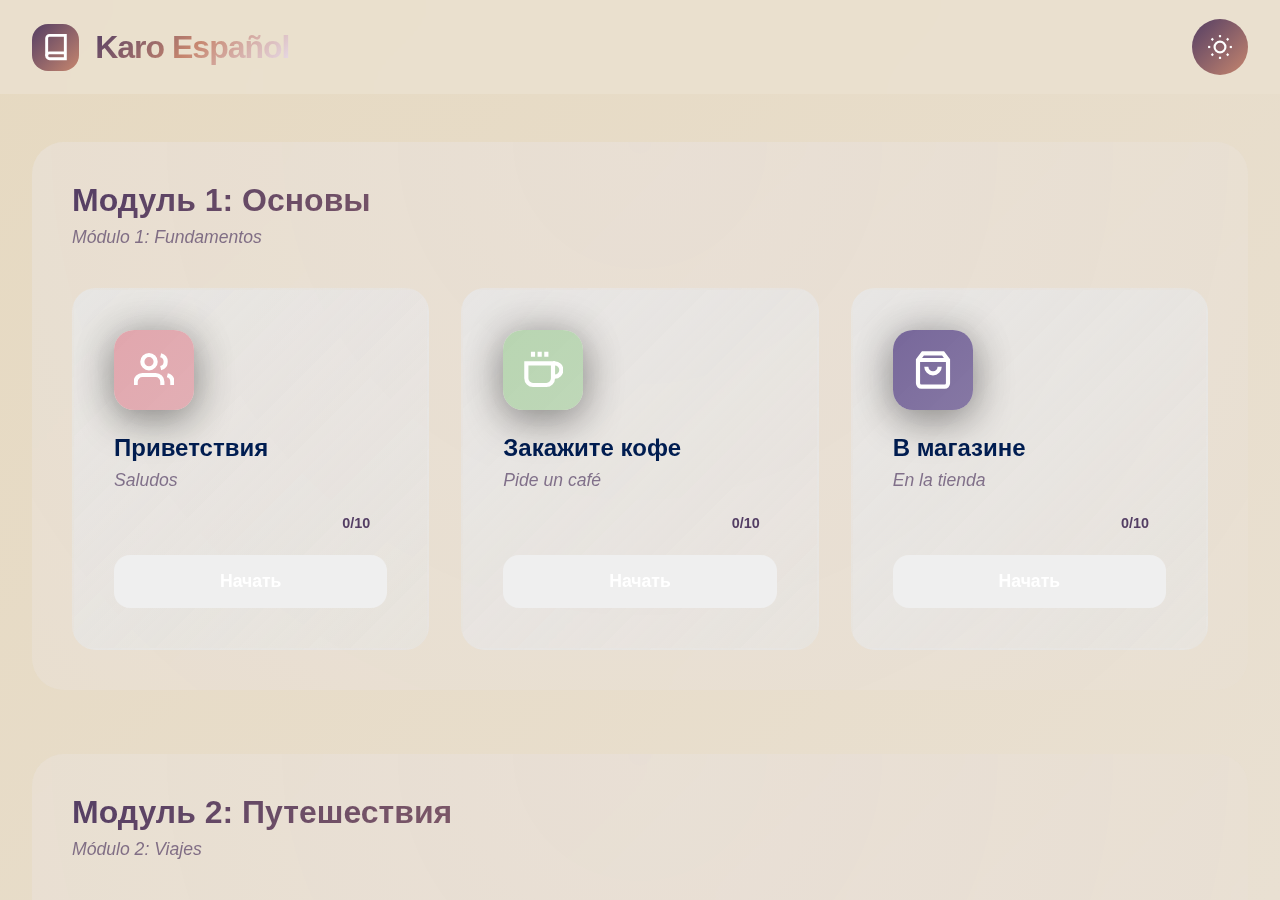
<file: index.html>
<!DOCTYPE html>
<html lang="ru">
<head>
    <meta charset="UTF-8">
    <meta name="viewport" content="width=device-width, initial-scale=1.0">
    <title>Karo Español 🎮</title>
    <link rel="stylesheet" href="styles.css">
</head>
<body class="light-theme">
    <!-- Floating Particles Background -->
    <div class="particles-container" id="particlesContainer"></div>

    <!-- Main Container -->
    <div class="main-container" id="mainContainer">
        <!-- Header -->
        <header class="header">
            <div class="header-content">
                <div class="logo">
                    <div class="logo-icon-wrapper">
                        <svg class="logo-icon" width="28" height="28" viewBox="0 0 24 24" fill="none" stroke="white" stroke-width="2.5">
                            <path d="M4 19.5A2.5 2.5 0 0 1 6.5 17H20"></path>
                            <path d="M6.5 2H20v20H6.5A2.5 2.5 0 0 1 4 19.5v-15A2.5 2.5 0 0 1 6.5 2z"></path>
                        </svg>
                    </div>
                    <h1 class="logo-text">Karo Español</h1>
                </div>
                
                <button class="theme-toggle" id="themeToggle" aria-label="Переключить тему">
                    <svg class="sun-icon" width="26" height="26" viewBox="0 0 24 24" fill="none" stroke="white" stroke-width="2">
                        <circle cx="12" cy="12" r="5"></circle>
                        <line x1="12" y1="1" x2="12" y2="3"></line>
                        <line x1="12" y1="21" x2="12" y2="23"></line>
                        <line x1="4.22" y1="4.22" x2="5.64" y2="5.64"></line>
                        <line x1="18.36" y1="18.36" x2="19.78" y2="19.78"></line>
                        <line x1="1" y1="12" x2="3" y2="12"></line>
                        <line x1="21" y1="12" x2="23" y2="12"></line>
                        <line x1="4.22" y1="19.78" x2="5.64" y2="18.36"></line>
                        <line x1="18.36" y1="5.64" x2="19.78" y2="4.22"></line>
                    </svg>
                    <svg class="moon-icon hidden" width="26" height="26" viewBox="0 0 24 24" fill="none" stroke="white" stroke-width="2">
                        <path d="M21 12.79A9 9 0 1 1 11.21 3 7 7 0 0 0 21 12.79z"></path>
                    </svg>
                </button>
            </div>
        </header>

        <!-- Main Content -->
        <main class="main-content">
            <!-- Module 1 -->
            <div class="module" data-module="1">
                <div class="module-card">
                    <div class="decorative-gradient"></div>
                    
                    <div class="module-header">
                        <h2 class="module-title">Модуль 1: Основы</h2>
                        <p class="module-subtitle">Módulo 1: Fundamentos</p>
                    </div>

                    <div class="lessons-grid">
                        <!-- Lesson 1 -->
                        <div class="lesson-card" data-lesson="1" data-color="#E1A6AD">
                            <div class="shimmer-effect"></div>
                            
                            <div class="lesson-icon" style="background: linear-gradient(135deg, #E1A6AD, #E1A6ADDD);">
                                <div class="icon-glow"></div>
                                <svg width="40" height="40" viewBox="0 0 24 24" fill="none" stroke="white" stroke-width="2.5">
                                    <path d="M17 21v-2a4 4 0 0 0-4-4H5a4 4 0 0 0-4 4v2"></path>
                                    <circle cx="9" cy="7" r="4"></circle>
                                    <path d="M23 21v-2a4 4 0 0 0-3-3.87"></path>
                                    <path d="M16 3.13a4 4 0 0 1 0 7.75"></path>
                                </svg>
                            </div>

                            <h3 class="lesson-title">Приветствия</h3>
                            <p class="lesson-subtitle">Saludos</p>

                            <div class="lesson-progress">
                                <div class="progress-bar">
                                    <div class="progress-fill" style="width: 0%">
                                        <div class="progress-shimmer"></div>
                                    </div>
                                </div>
                                <span class="progress-text">0/10</span>
                            </div>

                            <button class="start-btn">
                                <span>Начать</span>
                                <div class="button-shine"></div>
                            </button>
                        </div>

                        <!-- Lesson 2 -->
                        <div class="lesson-card" data-lesson="2" data-color="#B8D5B1">
                            <div class="shimmer-effect"></div>
                            
                            <div class="lesson-icon" style="background: linear-gradient(135deg, #B8D5B1, #B8D5B1DD);">
                                <div class="icon-glow"></div>
                                <svg width="40" height="40" viewBox="0 0 24 24" fill="none" stroke="white" stroke-width="2.5">
                                    <path d="M18 8h1a4 4 0 0 1 0 8h-1"></path>
                                    <path d="M2 8h16v9a4 4 0 0 1-4 4H6a4 4 0 0 1-4-4V8z"></path>
                                    <line x1="6" y1="1" x2="6" y2="4"></line>
                                    <line x1="10" y1="1" x2="10" y2="4"></line>
                                    <line x1="14" y1="1" x2="14" y2="4"></line>
                                </svg>
                            </div>

                            <h3 class="lesson-title">Закажите кофе</h3>
                            <p class="lesson-subtitle">Pide un café</p>

                            <div class="lesson-progress">
                                <div class="progress-bar">
                                    <div class="progress-fill" style="width: 0%">
                                        <div class="progress-shimmer"></div>
                                    </div>
                                </div>
                                <span class="progress-text">0/10</span>
                            </div>

                            <button class="start-btn">
                                <span>Начать</span>
                                <div class="button-shine"></div>
                            </button>
                        </div>

                        <!-- Lesson 3 -->
                        <div class="lesson-card" data-lesson="3" data-color="#77679A">
                            <div class="shimmer-effect"></div>
                            
                            <div class="lesson-icon" style="background: linear-gradient(135deg, #77679A, #77679ADD);">
                                <div class="icon-glow"></div>
                                <svg width="40" height="40" viewBox="0 0 24 24" fill="none" stroke="white" stroke-width="2.5">
                                    <path d="M6 2L3 6v14a2 2 0 0 0 2 2h14a2 2 0 0 0 2-2V6l-3-4z"></path>
                                    <line x1="3" y1="6" x2="21" y2="6"></line>
                                    <path d="M16 10a4 4 0 0 1-8 0"></path>
                                </svg>
                            </div>

                            <h3 class="lesson-title">В магазине</h3>
                            <p class="lesson-subtitle">En la tienda</p>

                            <div class="lesson-progress">
                                <div class="progress-bar">
                                    <div class="progress-fill" style="width: 0%">
                                        <div class="progress-shimmer"></div>
                                    </div>
                                </div>
                                <span class="progress-text">0/10</span>
                            </div>

                            <button class="start-btn">
                                <span>Начать</span>
                                <div class="button-shine"></div>
                            </button>
                        </div>
                    </div>
                </div>
            </div>

            <!-- Module 2 -->
            <div class="module" data-module="2">
                <div class="module-card">
                    <div class="decorative-gradient"></div>
                    
                    <div class="module-header">
                        <h2 class="module-title">Модуль 2: Путешествия</h2>
                        <p class="module-subtitle">Módulo 2: Viajes</p>
                    </div>

                    <div class="lessons-grid">
                        <!-- Lesson 4 -->
                        <div class="lesson-card" data-lesson="4" data-color="#C9535B">
                            <div class="shimmer-effect"></div>
                            
                            <div class="lesson-icon" style="background: linear-gradient(135deg, #C9535B, #C9535BDD);">
                                <div class="icon-glow"></div>
                                <svg width="40" height="40" viewBox="0 0 24 24" fill="none" stroke="white" stroke-width="2.5">
                                    <path d="M17.8 19.2L16 11l3.5-3.5C21 6 21.5 4 21 3c-1-.5-3 0-4.5 1.5L13 8 4.8 6.2c-.5-.1-.9.1-1.1.5l-.3.5c-.2.5-.1 1 .3 1.3L9 12l-2 3H4l-1 1 3 2 2 3 1-1v-3l3-2 3.5 5.3c.3.4.8.5 1.3.3l.5-.2c.4-.3.6-.7.5-1.2z"></path>
                                </svg>
                            </div>

                            <h3 class="lesson-title">В аэропорту</h3>
                            <p class="lesson-subtitle">En el aeropuerto</p>

                            <div class="lesson-progress">
                                <div class="progress-bar">
                                    <div class="progress-fill" style="width: 0%">
                                        <div class="progress-shimmer"></div>
                                    </div>
                                </div>
                                <span class="progress-text">0/10</span>
                            </div>

                            <button class="start-btn">
                                <span>Начать</span>
                                <div class="button-shine"></div>
                            </button>
                        </div>

                        <!-- Lesson 5 -->
                        <div class="lesson-card" data-lesson="5" data-color="#1F3855">
                            <div class="shimmer-effect"></div>
                            
                            <div class="lesson-icon" style="background: linear-gradient(135deg, #1F3855, #1F3855DD);">
                                <div class="icon-glow"></div>
                                <svg width="40" height="40" viewBox="0 0 24 24" fill="none" stroke="white" stroke-width="2.5">
                                    <path d="M20.84 4.61a5.5 5.5 0 0 0-7.78 0L12 5.67l-1.06-1.06a5.5 5.5 0 0 0-7.78 7.78l1.06 1.06L12 21.23l7.78-7.78 1.06-1.06a5.5 5.5 0 0 0 0-7.78z"></path>
                                </svg>
                            </div>

                            <h3 class="lesson-title">Бронирование отеля</h3>
                            <p class="lesson-subtitle">Reservar hotel</p>

                            <div class="lesson-progress">
                                <div class="progress-bar">
                                    <div class="progress-fill" style="width: 0%">
                                        <div class="progress-shimmer"></div>
                                    </div>
                                </div>
                                <span class="progress-text">0/10</span>
                            </div>

                            <button class="start-btn">
                                <span>Начать</span>
                                <div class="button-shine"></div>
                            </button>
                        </div>
                    </div>
                </div>
            </div>
        </main>
    </div>

    <script src="script.js"></script>
</body>
</html>
</file>
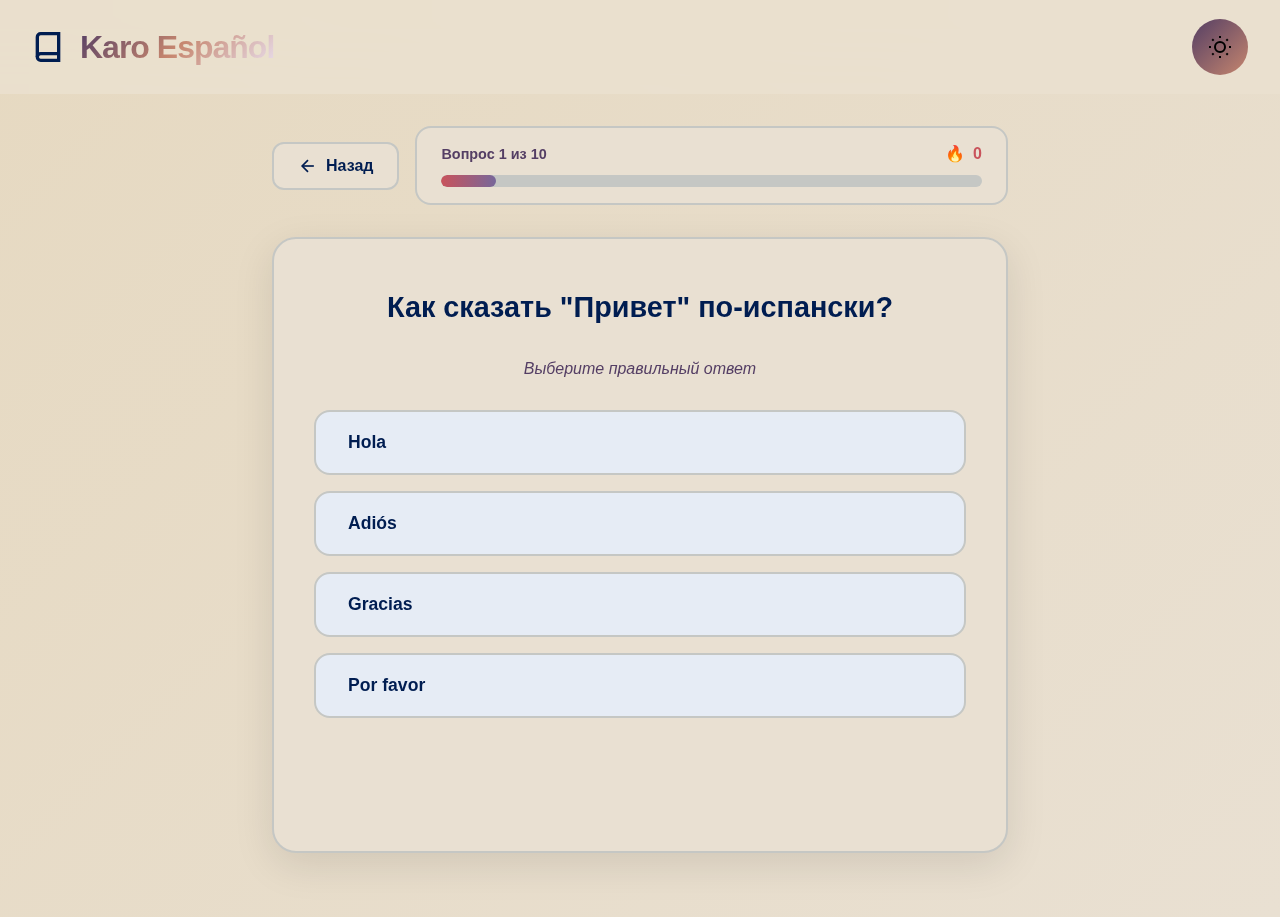
<file: lessons.html>
<!DOCTYPE html>
<html lang="ru">
<head>
    <meta charset="UTF-8">
    <meta name="viewport" content="width=device-width, initial-scale=1.0">
    <title>Урок - Karo Español</title>
    <link rel="stylesheet" href="styles.css">
    <style>
        /* Lesson-specific styles */
        .lesson-container {
            max-width: 800px;
            margin: 0 auto;
            padding: 2rem;
        }

        .lesson-header {
            display: flex;
            justify-content: space-between;
            align-items: center;
            margin-bottom: 2rem;
            gap: 1rem;
        }

        .back-btn {
            display: flex;
            align-items: center;
            gap: 0.5rem;
            padding: 0.75rem 1.5rem;
            background: var(--bg-card);
            border: 2px solid var(--border);
            border-radius: 12px;
            cursor: pointer;
            font-size: 1rem;
            font-weight: 600;
            color: var(--text-primary);
            transition: all 0.3s ease;
        }

        .back-btn:hover {
            transform: translateX(-4px);
            border-color: var(--accent);
        }

        .lesson-progress-header {
            flex: 1;
            background: var(--bg-card);
            padding: 1rem 1.5rem;
            border-radius: 16px;
            border: 2px solid var(--border);
        }

        .progress-info {
            display: flex;
            justify-content: space-between;
            align-items: center;
            margin-bottom: 0.75rem;
        }

        .progress-label {
            font-size: 0.9rem;
            color: var(--text-secondary);
            font-weight: 600;
        }

        .streak-counter {
            display: flex;
            align-items: center;
            gap: 0.5rem;
            font-size: 1rem;
            font-weight: 700;
            color: #C9535B;
        }

        .lesson-progress-bar {
            height: 12px;
            background: var(--border);
            border-radius: 12px;
            overflow: hidden;
        }

        .lesson-progress-fill {
            height: 100%;
            background: linear-gradient(90deg, #C9535B, #77679A);
            border-radius: 12px;
            transition: width 0.5s cubic-bezier(0.4, 0, 0.2, 1);
        }

        /* Question Card */
        .question-card {
            background: var(--bg-card);
            border-radius: 24px;
            padding: 3rem 2.5rem;
            box-shadow: 0 12px 40px var(--shadow);
            border: 2px solid var(--border);
            margin-bottom: 2rem;
            animation: fadeInUp 0.5s ease;
        }

        .question-text {
            font-size: 1.8rem;
            font-weight: 700;
            text-align: center;
            margin-bottom: 2rem;
            color: var(--text-primary);
            line-height: 1.4;
        }

        .question-hint {
            text-align: center;
            font-size: 1rem;
            color: var(--text-secondary);
            margin-bottom: 2rem;
            font-style: italic;
        }

        /* Answer Options */
        .answer-options {
            display: grid;
            gap: 1rem;
            margin-bottom: 2rem;
        }

        .answer-btn {
            padding: 1.25rem 2rem;
            background: var(--bg-card-hover);
            border: 2px solid var(--border);
            border-radius: 16px;
            font-size: 1.1rem;
            font-weight: 600;
            color: var(--text-primary);
            cursor: pointer;
            transition: all 0.3s cubic-bezier(0.4, 0, 0.2, 1);
            text-align: left;
        }

        .answer-btn:hover {
            transform: translateX(8px);
            border-color: var(--accent);
            box-shadow: 0 8px 24px var(--shadow);
        }

        .answer-btn.correct {
            background: linear-gradient(135deg, #B8D5B1, #6EC463);
            border-color: #6EC463;
            color: white;
            animation: correctPulse 0.5s ease;
        }

        .answer-btn.wrong {
            background: linear-gradient(135deg, #C9535B, #E74C3C);
            border-color: #E74C3C;
            color: white;
            animation: wrongShake 0.5s ease;
        }

        /* Next Button */
        .next-btn-container {
            text-align: center;
        }

        .next-btn {
            padding: 1rem 3rem;
            background: linear-gradient(135deg, #77679A, #543E64);
            color: white;
            border: none;
            border-radius: 16px;
            font-size: 1.1rem;
            font-weight: 700;
            cursor: pointer;
            transition: all 0.3s ease;
            box-shadow: 0 6px 20px rgba(119, 103, 154, 0.3);
            opacity: 0;
            transform: translateY(20px);
        }

        .next-btn.show {
            opacity: 1;
            transform: translateY(0);
        }

        .next-btn:hover {
            transform: translateY(-4px);
            box-shadow: 0 10px 32px rgba(119, 103, 154, 0.4);
        }

        /* Animations */
        @keyframes correctPulse {
            0%, 100% { transform: scale(1); }
            50% { transform: scale(1.05); }
        }

        @keyframes wrongShake {
            0%, 100% { transform: translateX(0); }
            25% { transform: translateX(-10px); }
            75% { transform: translateX(10px); }
        }

        /* Mobile */
        @media (max-width: 768px) {
            .lesson-header {
                flex-direction: column;
            }

            .lesson-progress-header {
                width: 100%;
            }

            .question-card {
                padding: 2rem 1.5rem;
            }

            .question-text {
                font-size: 1.4rem;
            }
        }
    </style>
</head>
<body class="light-theme">
    <!-- Header -->
    <header class="header">
        <div class="header-content">
            <div class="logo">
                <svg class="logo-icon" width="32" height="32" viewBox="0 0 24 24" fill="none" stroke="currentColor" stroke-width="2.5">
                    <path d="M4 19.5A2.5 2.5 0 0 1 6.5 17H20"></path>
                    <path d="M6.5 2H20v20H6.5A2.5 2.5 0 0 1 4 19.5v-15A2.5 2.5 0 0 1 6.5 2z"></path>
                </svg>
                <h1 class="logo-text">Karo Español</h1>
            </div>
            
            <button class="theme-toggle" id="themeToggle" aria-label="Переключить тему">
                <svg class="sun-icon" width="24" height="24" viewBox="0 0 24 24" fill="none" stroke="currentColor" stroke-width="2">
                    <circle cx="12" cy="12" r="5"></circle>
                    <line x1="12" y1="1" x2="12" y2="3"></line>
                    <line x1="12" y1="21" x2="12" y2="23"></line>
                    <line x1="4.22" y1="4.22" x2="5.64" y2="5.64"></line>
                    <line x1="18.36" y1="18.36" x2="19.78" y2="19.78"></line>
                    <line x1="1" y1="12" x2="3" y2="12"></line>
                    <line x1="21" y1="12" x2="23" y2="12"></line>
                    <line x1="4.22" y1="19.78" x2="5.64" y2="18.36"></line>
                    <line x1="18.36" y1="5.64" x2="19.78" y2="4.22"></line>
                </svg>
                <svg class="moon-icon hidden" width="24" height="24" viewBox="0 0 24 24" fill="none" stroke="currentColor" stroke-width="2">
                    <path d="M21 12.79A9 9 0 1 1 11.21 3 7 7 0 0 0 21 12.79z"></path>
                </svg>
            </button>
        </div>
    </header>

    <!-- Lesson Content -->
    <div class="lesson-container">
        <div class="lesson-header">
            <button class="back-btn" onclick="window.location.href='index.html'">
                <svg width="20" height="20" viewBox="0 0 24 24" fill="none" stroke="currentColor" stroke-width="2">
                    <line x1="19" y1="12" x2="5" y2="12"></line>
                    <polyline points="12 19 5 12 12 5"></polyline>
                </svg>
                Назад
            </button>

            <div class="lesson-progress-header">
                <div class="progress-info">
                    <span class="progress-label" id="progressLabel">Вопрос 1 из 10</span>
                    <div class="streak-counter">
                        <span>🔥</span>
                        <span id="streakCount">0</span>
                    </div>
                </div>
                <div class="lesson-progress-bar">
                    <div class="lesson-progress-fill" id="lessonProgressFill" style="width: 10%"></div>
                </div>
            </div>
        </div>

        <!-- Question Card -->
        <div class="question-card">
            <h2 class="question-text" id="questionText">Как сказать "Привет" по-испански?</h2>
            <p class="question-hint" id="questionHint">Выберите правильный ответ</p>

            <div class="answer-options" id="answerOptions">
                <button class="answer-btn" data-answer="1">Hola</button>
                <button class="answer-btn" data-answer="2">Adiós</button>
                <button class="answer-btn" data-answer="3">Gracias</button>
                <button class="answer-btn" data-answer="4">Por favor</button>
            </div>

            <div class="next-btn-container">
                <button class="next-btn" id="nextBtn">Продолжить</button>
            </div>
        </div>
    </div>

    <!-- Karo Popup -->
    <div class="karo-popup hidden" id="karoPopup">
        <div class="karo-content">
            <div class="karo-character">
                🐱
            </div>
            <h3 class="karo-title">¡Genial!</h3>
            <p class="karo-message" id="karoMessage">5 правильных ответов подряд! Ты молодец! 🎉</p>
            <button class="karo-close" id="karoClose">Спасибо, Каро!</button>
        </div>
    </div>

    <script src="lesson-script.js"></script>
</body>
</html>
</file>
<file: styles.css>
/* ================================
   RESET & BASE
================================ */
* {
    margin: 0;
    padding: 0;
    box-sizing: border-box;
}

body {
    font-family: -apple-system, BlinkMacSystemFont, 'Segoe UI', Roboto, Oxygen, Ubuntu, Cantarell, sans-serif;
    min-height: 100vh;
    transition: background-color 0.8s cubic-bezier(0.4, 0, 0.2, 1), color 0.8s cubic-bezier(0.4, 0, 0.2, 1);
    overflow-x: hidden;
    position: relative;
}

/* ================================
   THEME VARIABLES
================================ */
.light-theme {
    --bg-primary: #E6D9C1;
    --bg-secondary: #E9E0D2;
    --bg-card: #E9E0D2;
    --bg-card-hover: #E6ECF5;
    --text-primary: #001D51;
    --text-secondary: #543E64;
    --accent: #543E64;
    --accent-secondary: #C6866E;
    --glow: #E8DDEB;
    --border: #C5C7C4;
    --shadow: rgba(0, 0, 0, 0.1);
}

.dark-theme {
    --bg-primary: #001D51;
    --bg-secondary: #1F3855;
    --bg-card: #1F3855;
    --bg-card-hover: #20214F;
    --text-primary: #E6ECF5;
    --text-secondary: #E8DDEB;
    --accent: #E8DDEB;
    --accent-secondary: #77679A;
    --glow: #B8D5B1;
    --border: #20214F;
    --shadow: rgba(0, 0, 0, 0.3);
}

body.light-theme {
    background: linear-gradient(135deg, var(--bg-primary) 0%, var(--bg-secondary) 100%);
    color: var(--text-primary);
}

body.dark-theme {
    background: linear-gradient(135deg, var(--bg-primary) 0%, var(--bg-secondary) 100%);
    color: var(--text-primary);
}

/* ================================
   FLOATING PARTICLES
================================ */
.particles-container {
    position: fixed;
    top: 0;
    left: 0;
    width: 100%;
    height: 100%;
    pointer-events: none;
    z-index: 1;
    overflow: hidden;
}

.particle {
    position: absolute;
    border-radius: 50%;
    background: var(--glow);
    opacity: 0.4;
    filter: blur(1px);
    animation: float var(--duration) infinite ease-in-out;
    animation-delay: var(--delay);
}

@keyframes float {

    0%,
    100% {
        transform: translate(0, 0) scale(1);
    }

    33% {
        transform: translate(30px, -30px) scale(1.1);
    }

    66% {
        transform: translate(-20px, 20px) scale(0.9);
    }
}

/* ================================
   MAIN CONTAINER
================================ */
.main-container {
    position: relative;
    z-index: 10;
    height: 100vh;
    overflow-y: auto;
    overflow-x: hidden;
}

/* ================================
   HEADER
================================ */
.header {
    position: sticky;
    top: 0;
    background: rgba(var(--bg-card), 0.85);
    backdrop-filter: blur(30px) saturate(180%);
    border-bottom: 2px solid rgba(var(--accent), 0.25);
    padding: 1.2rem 2rem;
    z-index: 100;
    box-shadow: 0 8px 32px var(--shadow), 0 0 80px rgba(var(--glow), 0.1);
    transition: all 0.3s ease;
}

.light-theme .header {
    background: rgba(233, 224, 210, 0.85);
}

.dark-theme .header {
    background: rgba(31, 56, 85, 0.85);
}

.header-content {
    max-width: 1400px;
    margin: 0 auto;
    display: flex;
    justify-content: space-between;
    align-items: center;
}

.logo {
    display: flex;
    align-items: center;
    gap: 1rem;
    animation: slideInLeft 0.8s ease-out;
}

.logo-icon-wrapper {
    background: linear-gradient(135deg, var(--accent), var(--accent-secondary));
    padding: 0.6rem;
    border-radius: 16px;
    display: flex;
    align-items: center;
    justify-content: center;
    box-shadow: 0 8px 24px rgba(var(--accent), 0.4), 0 0 40px rgba(var(--accent), 0.2);
    animation: pulse 2s ease-in-out infinite;
}

.logo-text {
    font-size: 2rem;
    font-weight: 800;
    background: linear-gradient(135deg, var(--accent), var(--accent-secondary), var(--glow));
    -webkit-background-clip: text;
    -webkit-text-fill-color: transparent;
    background-clip: text;
    letter-spacing: -1px;
}

.theme-toggle {
    background: linear-gradient(135deg, var(--accent), var(--accent-secondary));
    border: none;
    border-radius: 50%;
    width: 56px;
    height: 56px;
    display: flex;
    align-items: center;
    justify-content: center;
    cursor: pointer;
    transition: all 0.4s cubic-bezier(0.4, 0, 0.2, 1);
    box-shadow: 0 8px 32px rgba(var(--accent), 0.4), 0 0 60px rgba(var(--accent), 0.3);
    animation: slideInRight 0.8s ease-out;
}

.theme-toggle:hover {
    transform: scale(1.15) rotate(180deg);
    box-shadow: 0 12px 48px rgba(var(--accent), 0.6), 0 0 80px rgba(var(--accent), 0.4);
}

.theme-toggle:active {
    transform: scale(0.95) rotate(180deg);
}

.settings-toggle {
    background: linear-gradient(135deg, var(--accent), var(--accent-secondary));
    border: none;
    border-radius: 50%;
    width: 56px;
    height: 56px;
    display: flex;
    align-items: center;
    justify-content: center;
    cursor: pointer;
    transition: all 0.4s cubic-bezier(0.4, 0, 0.2, 1);
    box-shadow: 0 8px 32px rgba(var(--accent), 0.4), 0 0 60px rgba(var(--accent), 0.3);
    animation: slideInRight 0.8s ease-out;
}

.settings-toggle:hover {
    transform: scale(1.15) rotate(90deg);
    box-shadow: 0 12px 48px rgba(var(--accent), 0.6), 0 0 80px rgba(var(--accent), 0.4);
}

.settings-toggle:active {
    transform: scale(0.95) rotate(90deg);
}

/* ================================
   SETTINGS MODAL
================================ */
.settings-modal {
    position: fixed;
    top: 0;
    left: 0;
    right: 0;
    bottom: 0;
    z-index: 1000;
    display: flex;
    align-items: center;
    justify-content: center;
    padding: 1rem;
}

.settings-modal.hidden {
    display: none;
}

.settings-overlay {
    position: absolute;
    inset: 0;
    background: rgba(0, 0, 0, 0.6);
    backdrop-filter: blur(8px);
    animation: fadeIn 0.3s ease;
}

.settings-content {
    position: relative;
    background: var(--bg-card);
    border-radius: 32px;
    width: 100%;
    max-width: 500px;
    max-height: 90vh;
    overflow: hidden;
    box-shadow: 0 24px 80px rgba(0, 0, 0, 0.3), 0 0 100px rgba(var(--accent), 0.2);
    border: 2px solid rgba(var(--accent), 0.3);
    animation: scaleIn 0.4s cubic-bezier(0.4, 0, 0.2, 1);
}

.light-theme .settings-content {
    background: rgba(233, 224, 210, 0.95);
    backdrop-filter: blur(30px);
}

.dark-theme .settings-content {
    background: rgba(31, 56, 85, 0.95);
    backdrop-filter: blur(30px);
}

@keyframes fadeIn {
    from {
        opacity: 0;
    }

    to {
        opacity: 1;
    }
}

@keyframes scaleIn {
    from {
        opacity: 0;
        transform: scale(0.9) translateY(20px);
    }

    to {
        opacity: 1;
        transform: scale(1) translateY(0);
    }
}

/* Settings Header */
.settings-header {
    display: flex;
    justify-content: space-between;
    align-items: center;
    padding: 2rem 2rem 1.5rem;
    border-bottom: 2px solid rgba(var(--border), 0.3);
}

.settings-title {
    font-size: 1.8rem;
    font-weight: 800;
    background: linear-gradient(135deg, var(--accent), var(--accent-secondary));
    -webkit-background-clip: text;
    -webkit-text-fill-color: transparent;
    background-clip: text;
    margin: 0;
}

.settings-close {
    background: rgba(var(--accent), 0.1);
    border: 2px solid rgba(var(--accent), 0.2);
    border-radius: 50%;
    width: 40px;
    height: 40px;
    display: flex;
    align-items: center;
    justify-content: center;
    cursor: pointer;
    transition: all 0.3s ease;
    color: var(--text-primary);
}

.settings-close:hover {
    background: rgba(var(--accent), 0.2);
    transform: rotate(90deg);
}

/* Settings Body */
.settings-body {
    padding: 1.5rem 2rem;
    max-height: 60vh;
    overflow-y: auto;
}

.settings-body::-webkit-scrollbar {
    width: 8px;
}

.settings-body::-webkit-scrollbar-thumb {
    background: var(--accent);
    border-radius: 10px;
}

.setting-item {
    display: flex;
    justify-content: space-between;
    align-items: center;
    padding: 1.5rem;
    background: rgba(var(--bg-card-hover), 0.5);
    border-radius: 20px;
    margin-bottom: 1rem;
    border: 2px solid transparent;
    transition: all 0.3s ease;
}

.light-theme .setting-item {
    background: rgba(230, 236, 245, 0.5);
}

.dark-theme .setting-item {
    background: rgba(32, 33, 79, 0.5);
}

.setting-item:hover {
    border-color: rgba(var(--accent), 0.3);
    transform: translateX(4px);
}

.setting-item.setting-disabled {
    opacity: 0.5;
    cursor: not-allowed;
}

.setting-item.setting-disabled:hover {
    transform: none;
    border-color: transparent;
}

.setting-info {
    display: flex;
    align-items: center;
    gap: 1rem;
    flex: 1;
}

.setting-icon {
    font-size: 2rem;
    width: 48px;
    height: 48px;
    display: flex;
    align-items: center;
    justify-content: center;
    background: linear-gradient(135deg, var(--accent), var(--accent-secondary));
    border-radius: 14px;
    flex-shrink: 0;
    box-shadow: 0 6px 20px rgba(var(--accent), 0.3);
}

.setting-label {
    font-size: 1.1rem;
    font-weight: 700;
    color: var(--text-primary);
    margin-bottom: 0.3rem;
}

.setting-description {
    font-size: 0.9rem;
    color: var(--text-secondary);
    opacity: 0.8;
    line-height: 1.4;
}

/* Toggle Switch */
.toggle-switch {
    position: relative;
    display: inline-block;
    width: 56px;
    height: 30px;
    flex-shrink: 0;
}

.toggle-switch input {
    opacity: 0;
    width: 0;
    height: 0;
}

.toggle-slider {
    position: absolute;
    cursor: pointer;
    inset: 0;
    background: rgba(var(--border), 0.5);
    border-radius: 30px;
    transition: all 0.4s cubic-bezier(0.4, 0, 0.2, 1);
}

.toggle-slider:before {
    position: absolute;
    content: "";
    height: 24px;
    width: 24px;
    left: 3px;
    bottom: 3px;
    background: white;
    border-radius: 50%;
    transition: all 0.4s cubic-bezier(0.4, 0, 0.2, 1);
    box-shadow: 0 2px 8px rgba(0, 0, 0, 0.2);
}

.toggle-switch input:checked+.toggle-slider {
    background: linear-gradient(135deg, var(--accent), var(--accent-secondary));
    box-shadow: 0 0 20px rgba(var(--accent), 0.5);
}

.toggle-switch input:checked+.toggle-slider:before {
    transform: translateX(26px);
}

.toggle-switch input:disabled+.toggle-slider {
    cursor: not-allowed;
    opacity: 0.5;
}

/* Settings Footer */
.settings-footer {
    padding: 1.5rem 2rem 2rem;
    border-top: 2px solid rgba(var(--border), 0.3);
    text-align: center;
}

.settings-version {
    font-size: 0.9rem;
    color: var(--text-secondary);
    opacity: 0.6;
    margin: 0;
}

.hidden {
    display: none !important;
}

/* ================================
   MAIN CONTENT
================================ */
.main-content {
    max-width: 1400px;
    margin: 0 auto;
    padding: 3rem 2rem 5rem;
}

/* ================================
   MODULES
================================ */
.module {
    margin-bottom: 4rem;
    animation: fadeInUp 0.8s ease-out backwards;
}

.module:nth-child(2) {
    animation-delay: 0.15s;
}

.module-card {
    background: rgba(var(--bg-card), 0.8);
    backdrop-filter: blur(20px);
    border-radius: 32px;
    padding: 2.5rem;
    box-shadow: 0 20px 60px var(--shadow), inset 0 0 80px rgba(var(--glow), 0.05);
    border: 2px solid rgba(var(--accent), 0.3);
    position: relative;
    overflow: hidden;
}

.light-theme .module-card {
    background: rgba(233, 224, 210, 0.8);
}

.dark-theme .module-card {
    background: rgba(31, 56, 85, 0.8);
}

.decorative-gradient {
    position: absolute;
    top: 0;
    left: 0;
    right: 0;
    height: 200%;
    background: radial-gradient(circle at 50% 0%, rgba(var(--glow), 0.15), transparent 70%);
    pointer-events: none;
    animation: rotate 20s linear infinite;
}

.light-theme .decorative-gradient {
    background: radial-gradient(circle at 50% 0%, rgba(232, 221, 235, 0.15), transparent 70%);
}

.dark-theme .decorative-gradient {
    background: radial-gradient(circle at 50% 0%, rgba(184, 213, 177, 0.15), transparent 70%);
}

.module-header {
    margin-bottom: 2.5rem;
    position: relative;
}

.module-title {
    font-size: 2rem;
    font-weight: 800;
    margin-bottom: 0.5rem;
    background: linear-gradient(135deg, var(--accent), var(--accent-secondary));
    -webkit-background-clip: text;
    -webkit-text-fill-color: transparent;
    background-clip: text;
}

.module-subtitle {
    font-size: 1.1rem;
    opacity: 0.7;
    font-style: italic;
    color: var(--text-secondary);
}

/* ================================
   LESSONS GRID
================================ */
.lessons-grid {
    display: grid;
    grid-template-columns: repeat(auto-fill, minmax(300px, 1fr));
    gap: 2rem;
    position: relative;
}

/* ================================
   LESSON CARDS
================================ */
.lesson-card {
    background: linear-gradient(135deg, rgba(var(--bg-card-hover), 0.5), rgba(var(--bg-card-hover), 0.3));
    border-radius: 24px;
    padding: 2.5rem;
    cursor: pointer;
    transition: all 0.4s cubic-bezier(0.4, 0, 0.2, 1);
    border: 2px solid transparent;
    position: relative;
    overflow: hidden;
    animation: fadeInUp 0.6s ease-out backwards;
}

.lesson-card:nth-child(1) {
    animation-delay: 0s;
}

.lesson-card:nth-child(2) {
    animation-delay: 0.1s;
}

.lesson-card:nth-child(3) {
    animation-delay: 0.2s;
}

.light-theme .lesson-card {
    background: linear-gradient(135deg, rgba(230, 236, 245, 0.5), rgba(230, 236, 245, 0.3));
}

.dark-theme .lesson-card {
    background: linear-gradient(135deg, rgba(32, 33, 79, 0.5), rgba(32, 33, 79, 0.3));
}

.lesson-card:hover {
    transform: perspective(1000px) translateY(-12px) scale(1.03);
}

/* Shimmer Effect */
.shimmer-effect {
    position: absolute;
    top: -50%;
    left: -50%;
    width: 200%;
    height: 200%;
    background: linear-gradient(90deg, transparent, rgba(255, 255, 255, 0.2), transparent);
    transform: rotate(45deg);
    opacity: 0;
    transition: opacity 0.3s ease;
    pointer-events: none;
}

.lesson-card:hover .shimmer-effect {
    opacity: 1;
    animation: shimmer 1.5s infinite;
}

@keyframes shimmer {
    0% {
        transform: rotate(45deg) translateX(-100%);
    }

    100% {
        transform: rotate(45deg) translateX(100%);
    }
}

/* Lesson Icon */
.lesson-icon {
    width: 80px;
    height: 80px;
    border-radius: 20px;
    display: flex;
    align-items: center;
    justify-content: center;
    margin-bottom: 1.5rem;
    box-shadow: 0 12px 40px rgba(0, 0, 0, 0.3), 0 0 40px rgba(0, 0, 0, 0.2);
    transition: all 0.4s cubic-bezier(0.4, 0, 0.2, 1);
    position: relative;
}

.lesson-card:hover .lesson-icon {
    transform: scale(1.1) rotate(5deg);
}

.icon-glow {
    position: absolute;
    inset: -20px;
    background: radial-gradient(circle, currentColor, transparent);
    filter: blur(20px);
    opacity: 0;
    transition: opacity 0.4s ease;
}

.lesson-card:hover .icon-glow {
    opacity: 0.6;
}

.lesson-title {
    font-size: 1.5rem;
    font-weight: 800;
    margin-bottom: 0.5rem;
    color: var(--text-primary);
}

.lesson-subtitle {
    font-size: 1.1rem;
    opacity: 0.7;
    font-style: italic;
    margin-bottom: 1.5rem;
    color: var(--text-secondary);
}

/* Progress Bar */
.lesson-progress {
    margin: 1.5rem 0;
    display: flex;
    align-items: center;
    gap: 0.75rem;
}

.progress-bar {
    flex: 1;
    height: 10px;
    background: rgba(var(--border), 0.3);
    border-radius: 10px;
    overflow: hidden;
    position: relative;
}

.progress-fill {
    height: 100%;
    border-radius: 10px;
    transition: width 0.5s cubic-bezier(0.4, 0, 0.2, 1);
    box-shadow: 0 0 20px currentColor;
    position: relative;
    overflow: hidden;
}

.progress-shimmer {
    position: absolute;
    inset: 0;
    background: linear-gradient(90deg, transparent, rgba(255, 255, 255, 0.3), transparent);
    animation: shimmer 2s infinite;
}

.progress-text {
    font-size: 0.9rem;
    font-weight: 600;
    color: var(--text-secondary);
    min-width: 45px;
}

/* Start Button */
.start-btn {
    width: 100%;
    padding: 1rem;
    border: none;
    border-radius: 16px;
    font-size: 1.1rem;
    font-weight: 700;
    cursor: pointer;
    transition: all 0.3s ease;
    position: relative;
    overflow: hidden;
    color: white;
}

.start-btn span {
    position: relative;
    z-index: 1;
}

.button-shine {
    position: absolute;
    inset: 0;
    background: linear-gradient(90deg, transparent, rgba(255, 255, 255, 0.2), transparent);
    transform: translateX(-100%);
    transition: transform 0.6s ease;
}

.start-btn:hover .button-shine {
    transform: translateX(100%);
}

.start-btn:hover {
    transform: scale(1.05);
}

.start-btn:active {
    transform: scale(0.98);
}

/* ================================
   ANIMATIONS
================================ */
@keyframes fadeInUp {
    from {
        opacity: 0;
        transform: translateY(60px) scale(0.95);
    }

    to {
        opacity: 1;
        transform: translateY(0) scale(1);
    }
}

@keyframes slideInLeft {
    from {
        opacity: 0;
        transform: translateX(-50px);
    }

    to {
        opacity: 1;
        transform: translateX(0);
    }
}

@keyframes slideInRight {
    from {
        opacity: 0;
        transform: translateX(50px);
    }

    to {
        opacity: 1;
        transform: translateX(0);
    }
}

@keyframes pulse {

    0%,
    100% {
        transform: scale(1);
    }

    50% {
        transform: scale(1.05);
    }
}

@keyframes rotate {
    from {
        transform: rotate(0deg);
    }

    to {
        transform: rotate(360deg);
    }
}

/* ================================
   SCROLLBAR
================================ */
::-webkit-scrollbar {
    width: 12px;
}

::-webkit-scrollbar-track {
    background: transparent;
}

::-webkit-scrollbar-thumb {
    background: linear-gradient(180deg, #77679A, #543E64);
    border-radius: 10px;
}

::-webkit-scrollbar-thumb:hover {
    background: linear-gradient(180deg, #E8DDEB, #77679A);
}

/* Special color for lesson 6 - light icon */
.lesson-card[data-lesson="6"] .lesson-icon svg {
    stroke: #543E64 !important;
}


/* ================================
   ISLAND HOPPING STYLES
================================ */
.island-hopping-container {
    position: relative;
    width: 100%;
    min-height: 200vh;
    padding: 4rem 0;
    overflow: hidden;
}

/* Sky Background */
.sky-background {
    position: fixed;
    top: 0;
    left: 0;
    right: 0;
    height: 40vh;
    background: linear-gradient(180deg, 
        rgba(135, 206, 250, 0.3) 0%, 
        rgba(135, 206, 250, 0.1) 50%,
        transparent 100%
    );
    pointer-events: none;
    z-index: 1;
}

.cloud {
    position: absolute;
    width: 120px;
    height: 40px;
    background: rgba(255, 255, 255, 0.3);
    border-radius: 50px;
    animation: floatCloud 30s ease-in-out infinite;
}

.cloud::before,
.cloud::after {
    content: '';
    position: absolute;
    background: rgba(255, 255, 255, 0.3);
    border-radius: 50%;
}

.cloud::before {
    width: 50px;
    height: 50px;
    top: -25px;
    left: 10px;
}

.cloud::after {
    width: 60px;
    height: 60px;
    top: -30px;
    right: 10px;
}

.cloud-1 {
    top: 10%;
    left: 10%;
    animation-delay: 0s;
}

.cloud-2 {
    top: 20%;
    right: 15%;
    animation-delay: -10s;
}

.cloud-3 {
    top: 5%;
    left: 60%;
    animation-delay: -20s;
}

@keyframes floatCloud {
    0%, 100% {
        transform: translateX(0) translateY(0);
    }
    50% {
        transform: translateX(50px) translateY(-20px);
    }
}

/* Islands Path */
.islands-path {
    position: relative;
    max-width: 900px;
    margin: 0 auto;
    padding: 2rem;
    z-index: 10;
}

/* Island Wrapper */
.island-wrapper {
    position: relative;
    margin-bottom: 8rem;
    animation: fadeInIsland 0.8s ease-out backwards;
    animation-delay: var(--delay);
}

.island-wrapper:nth-child(odd) {
    margin-left: 0;
    margin-right: 20%;
}

.island-wrapper:nth-child(even) {
    margin-left: 20%;
    margin-right: 0;
}

@keyframes fadeInIsland {
    from {
        opacity: 0;
        transform: translateY(80px) scale(0.8);
    }
    to {
        opacity: 1;
        transform: translateY(0) scale(1);
    }
}

/* Bridge Line */
.bridge-line {
    position: absolute;
    top: -4rem;
    left: 50%;
    width: 4px;
    height: 4rem;
    background: linear-gradient(180deg, 
        transparent 0%,
        var(--accent) 50%,
        var(--accent-secondary) 100%
    );
    transform: translateX(-50%);
    opacity: 0.6;
}

.island-wrapper:first-child .bridge-line {
    display: none;
}

.light-theme .bridge-line {
    background: linear-gradient(180deg, 
        transparent 0%,
        #543E64 50%,
        #C6866E 100%
    );
}

.dark-theme .bridge-line {
    background: linear-gradient(180deg, 
        transparent 0%,
        #E8DDEB 50%,
        #77679A 100%
    );
}

/* Island Container */
.island-container {
    position: relative;
    perspective: 1000px;
    transition: all 0.5s cubic-bezier(0.4, 0, 0.2, 1);
}

/* Island Base (3D shadow) */
.island-base {
    position: absolute;
    bottom: -20px;
    left: 50%;
    transform: translateX(-50%);
    width: 90%;
    height: 30px;
    background: radial-gradient(ellipse at center, 
        rgba(0, 0, 0, 0.2) 0%,
        transparent 70%
    );
    border-radius: 50%;
    filter: blur(10px);
    transition: all 0.4s ease;
}

/* Island Card */
.island-card {
    position: relative;
    background: var(--bg-card);
    border-radius: 32px;
    padding: 2rem;
    text-align: center;
    cursor: pointer;
    transition: all 0.5s cubic-bezier(0.4, 0, 0.2, 1);
    border: 3px solid transparent;
    box-shadow: 0 20px 60px rgba(0, 0, 0, 0.2);
    transform-style: preserve-3d;
    overflow: hidden;
}

.light-theme .island-card {
    background: rgba(233, 224, 210, 0.95);
    backdrop-filter: blur(20px);
}

.dark-theme .island-card {
    background: rgba(31, 56, 85, 0.95);
    backdrop-filter: blur(20px);
}

/* Hover effect */
.island-wrapper:hover .island-container {
    transform: translateY(-15px);
}

.island-wrapper:hover .island-base {
    opacity: 0.5;
    transform: translateX(-50%) scale(1.1);
}

.island-wrapper:hover .island-card {
    box-shadow: 0 30px 80px rgba(0, 0, 0, 0.3);
}

/* Island Glow */
.island-glow {
    position: absolute;
    inset: -30px;
    background: radial-gradient(circle, currentColor, transparent);
    opacity: 0;
    filter: blur(30px);
    transition: opacity 0.4s ease;
    pointer-events: none;
}

.island-wrapper:hover .island-glow {
    opacity: 0.5;
}

/* Island Icon */
.island-icon {
    width: 80px;
    height: 80px;
    margin: 0 auto 1.5rem;
    border-radius: 20px;
    display: flex;
    align-items: center;
    justify-content: center;
    transition: all 0.4s cubic-bezier(0.4, 0, 0.2, 1);
    box-shadow: 0 10px 30px rgba(0, 0, 0, 0.3);
    position: relative;
}

.island-wrapper:hover .island-icon {
    transform: scale(1.15) rotate(-5deg);
}

/* Island Number */
.island-number {
    position: absolute;
    top: 15px;
    right: 15px;
    width: 36px;
    height: 36px;
    border-radius: 50%;
    background: rgba(var(--accent), 0.2);
    border: 2px solid var(--accent);
    display: flex;
    align-items: center;
    justify-content: center;
    font-weight: 800;
    font-size: 1rem;
    color: var(--accent);
}

/* Island Text */
.island-title {
    font-size: 1.6rem;
    font-weight: 800;
    margin-bottom: 0.5rem;
    color: var(--text-primary);
}

.island-subtitle {
    font-size: 1rem;
    opacity: 0.7;
    font-style: italic;
    margin-bottom: 1.5rem;
    color: var(--text-secondary);
}

/* Progress Ring */
.island-progress {
    margin-bottom: 1.5rem;
    display: flex;
    justify-content: center;
}

.progress-ring {
    position: relative;
    width: 50px;
    height: 50px;
}

.progress-ring svg {
    transform: rotate(-90deg);
}

.ring-bg {
    fill: none;
    stroke: rgba(var(--border), 0.3);
    stroke-width: 4;
}

.ring-fill {
    fill: none;
    stroke-width: 4;
    stroke-linecap: round;
    stroke-dasharray: 126;
    stroke-dashoffset: calc(126 - (126 * var(--progress) / 100));
    transition: stroke-dashoffset 0.6s ease;
}

.progress-percent {
    position: absolute;
    top: 50%;
    left: 50%;
    transform: translate(-50%, -50%);
    font-size: 0.85rem;
    font-weight: 700;
    color: var(--text-primary);
}

/* Island Button */
.island-button {
    width: 100%;
    padding: 1rem;
    border: none;
    border-radius: 16px;
    font-size: 1.05rem;
    font-weight: 700;
    cursor: pointer;
    transition: all 0.3s cubic-bezier(0.4, 0, 0.2, 1);
    color: white;
    box-shadow: 0 6px 20px rgba(0, 0, 0, 0.2);
}

.island-button:hover {
    transform: translateY(-3px);
    box-shadow: 0 10px 30px rgba(0, 0, 0, 0.3);
}

.island-button:active {
    transform: translateY(0);
}

/* Water Background */
.water-background {
    position: fixed;
    bottom: 0;
    left: 0;
    right: 0;
    height: 30vh;
    background: linear-gradient(180deg, 
        transparent 0%,
        rgba(100, 149, 237, 0.2) 50%,
        rgba(65, 105, 225, 0.3) 100%
    );
    pointer-events: none;
    z-index: 1;
    overflow: hidden;
}

.wave {
    position: absolute;
    bottom: 0;
    width: 200%;
    height: 100px;
    background: rgba(100, 149, 237, 0.2);
    border-radius: 50%;
    animation: wave 8s ease-in-out infinite;
}

.wave-1 {
    left: -50%;
    animation-delay: 0s;
}

.wave-2 {
    left: -50%;
    animation-delay: -4s;
    opacity: 0.5;
}

@keyframes wave {
    0%, 100% {
        transform: translateX(0) translateY(0);
    }
    50% {
        transform: translateX(-25%) translateY(-20px);
    }
}

/* Completed State */
.island-wrapper.completed .island-card {
    border-color: #6EC463;
}

.island-wrapper.completed .island-number {
    background: #6EC463;
    color: white;
    border-color: #6EC463;
}

.island-wrapper.completed .island-number::after {
    content: '✓';
}

/* Locked State */
.island-wrapper.locked {
    opacity: 0.6;
    pointer-events: none;
}

.island-wrapper.locked .island-card {
    filter: grayscale(0.5);
}

/* Mobile Optimizations */
@media (max-width: 768px) {
    .island-hopping-container {
        min-height: 150vh;
    }
    
    .islands-path {
        padding: 1rem;
    }
    
    .island-wrapper {
        margin-bottom: 5rem;
    }
    
    .island-wrapper:nth-child(odd),
    .island-wrapper:nth-child(even) {
        margin-left: 0;
        margin-right: 0;
    }
    
    .island-card {
        padding: 1.5rem;
    }
    
    .island-icon {
        width: 70px;
        height: 70px;
    }
    
    .island-icon svg {
        width: 36px;
        height: 36px;
    }
    
    .island-title {
        font-size: 1.4rem;
    }
    
    .island-subtitle {
        font-size: 0.9rem;
    }
    
    .cloud {
        display: none;
    }
}


/* ================================
   RESPONSIVE - MOBILE OPTIMIZED
================================ */
@media (max-width: 768px) {

    /* Header - Keep it beautiful */
    .header {
        padding: 1rem 1.2rem;
        backdrop-filter: blur(20px) saturate(180%);
    }

    .logo-text {
        font-size: 1.5rem;
    }

    .theme-toggle {
        width: 52px;
        height: 52px;
    }

    /* Main Content - Keep parallax smooth */
    .main-content {
        padding: 2.5rem 1.2rem 4rem;
        will-change: transform;
    }

    .module {
        margin-bottom: 3rem;
    }

    .module-card {
        padding: 2rem;
        border-radius: 28px;
        backdrop-filter: blur(20px);
    }

    .module-title {
        font-size: 1.7rem;
    }

    .module-subtitle {
        font-size: 1.05rem;
    }

    /* Lessons Grid - Single Column but beautiful */
    .lessons-grid {
        grid-template-columns: 1fr;
        gap: 1.8rem;
    }

    /* Lesson Cards - Touch optimized but still beautiful */
    .lesson-card {
        padding: 2.2rem;
        border-radius: 24px;
        will-change: transform;
        /* Touch feedback */
        -webkit-tap-highlight-color: transparent;
        user-select: none;
    }

    .lesson-card:active {
        transform: scale(0.97) !important;
        transition: transform 0.1s ease !important;
    }

    /* Keep icons beautiful */
    .lesson-icon {
        width: 75px;
        height: 75px;
        margin-bottom: 1.8rem;
    }

    .lesson-title {
        font-size: 1.4rem;
    }

    .lesson-subtitle {
        font-size: 1.05rem;
    }

    /* Touch-friendly buttons */
    .start-btn {
        padding: 1.3rem;
        font-size: 1.15rem;
        border-radius: 18px;
        /* Improve touch response */
        touch-action: manipulation;
    }

    /* Keep some particles for atmosphere */
    .particle {
        opacity: 0.3;
    }

    /* Keep animations smooth on mobile */
    .decorative-gradient {
        animation: rotate 30s linear infinite;
    }

    /* Optimize scroll performance */
    .main-container {
        -webkit-overflow-scrolling: touch;
    }
}

/* Small phones - Still beautiful */
@media (max-width: 480px) {
    .header {
        padding: 0.9rem 1rem;
    }

    .logo {
        gap: 0.8rem;
    }

    .logo-icon-wrapper {
        padding: 0.55rem;
        border-radius: 14px;
    }

    .logo-icon {
        width: 24px;
        height: 24px;
    }

    .logo-text {
        font-size: 1.3rem;
    }

    .theme-toggle {
        width: 48px;
        height: 48px;
    }

    .main-content {
        padding: 2rem 1rem 3rem;
    }

    .module-card {
        padding: 1.6rem;
        border-radius: 24px;
    }

    .module-title {
        font-size: 1.5rem;
    }

    .lesson-card {
        padding: 1.8rem;
        border-radius: 22px;
    }

    .lesson-icon {
        width: 68px;
        height: 68px;
    }

    .lesson-title {
        font-size: 1.3rem;
    }

    .start-btn {
        padding: 1.15rem;
        font-size: 1.05rem;
    }
}

/* Low power mode - reduce animations */
.low-power-mode .particle {
    animation: none !important;
}

.low-power-mode .decorative-gradient {
    animation: none !important;
}

.low-power-mode .shimmer-effect {
    animation: none !important;
}

/* No animations mode */
.no-animations * {
    animation-duration: 0.01ms !important;
    animation-iteration-count: 1 !important;
    transition-duration: 0.01ms !important;
}

.no-animations .particle {
    display: none !important;
}

.no-animations .decorative-gradient {
    animation: none !important;
}
</file>
